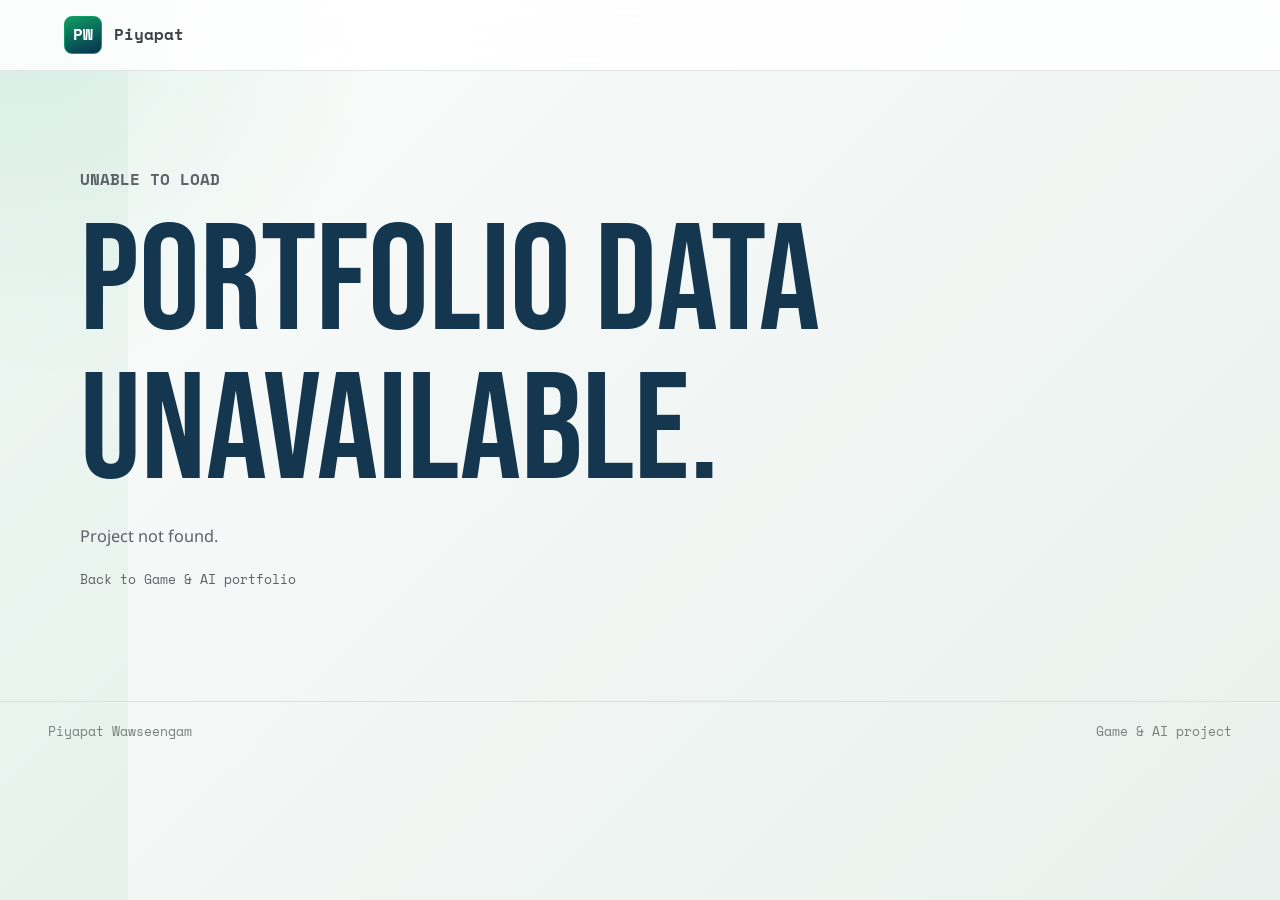
<file: game-ai/project.html>
<!doctype html>
<html lang="en">
  <head>
    <meta charset="utf-8">
    <meta name="viewport" content="width=device-width, initial-scale=1">
    <meta name="description" content="Game and AI project detail for Piyapat Wawseengam.">
    <title>Project Detail | Piyapat Wawseengam</title>
    <link rel="preconnect" href="https://fonts.googleapis.com">
    <link rel="preconnect" href="https://fonts.gstatic.com" crossorigin>
    <link href="https://fonts.googleapis.com/css2?family=Bebas+Neue&amp;family=Noto+Sans+Thai:wght@400;500;600;700&amp;family=Space+Mono:wght@400;700&amp;display=swap" rel="stylesheet">
    <link rel="stylesheet" href="../assets/style.css">
    <link rel="stylesheet" href="style.css">
    <script type="module" src="main.js"></script>
  </head>
  <body data-page="detail">
    <div class="cursor" aria-hidden="true"></div>
    <div class="site-noise" aria-hidden="true"></div>
    <header class="site-header">
      <a class="brand" href="./" aria-label="Back to Game and AI portfolio">
        <span class="brand-mark">PW</span><span>Piyapat</span>
      </a>
      <nav class="site-nav" aria-label="Project navigation" id="detail-nav"></nav>
    </header>

    <main id="project-detail">
      <section class="detail-hero section-shell reveal">
        <a class="back-link" href="./#portfolio">Back to Game &amp; AI portfolio</a>
        <div class="detail-hero-grid">
          <div>
            <p class="eyebrow" id="detail-category">Project</p>
            <h1 id="detail-title">Loading project...</h1>
            <p class="hero-tagline" id="detail-overview"></p>
            <div class="tag-list" id="detail-tags"></div>
          </div>
          <div id="detail-media"></div>
        </div>
      </section>

      <section class="content-band">
        <div class="section-shell detail-grid">
          <article class="detail-block reveal"><p class="eyebrow">Overview</p><p id="detail-overview-body"></p></article>
          <article class="detail-block reveal"><p class="eyebrow">My Role</p><p id="detail-role"></p></article>
          <article class="detail-block reveal"><p class="eyebrow">Tech Stack</p><div class="tag-list" id="detail-tech"></div></article>
        </div>
      </section>

      <section class="section-shell" id="detail-sections-wrap">
        <div class="section-heading reveal"><p class="eyebrow">Highlights</p><h2>Project breakdown.</h2></div>
        <div class="detail-sections reveal" id="detail-sections"></div>
      </section>

      <section class="content-band is-hidden" id="detail-architecture-wrap">
        <div class="section-shell">
          <div class="section-heading reveal"><p class="eyebrow">Architecture</p><h2>System flow.</h2></div>
          <div class="pipeline-flow reveal" id="detail-architecture" aria-label="Project architecture flow"></div>
        </div>
      </section>

      <section class="section-shell" id="detail-gallery-wrap">
        <div class="section-heading reveal"><p class="eyebrow">Gallery</p><h2>Project visuals.</h2></div>
        <div class="gallery-grid reveal" id="detail-gallery"></div>
      </section>

      <section class="content-band" id="detail-video-section">
        <div class="section-shell">
          <div class="section-heading reveal"><p class="eyebrow">Media</p><h2>Demo footage and files.</h2></div>
          <div class="media-stack reveal" id="detail-video"></div>
        </div>
      </section>

      <section class="section-shell" id="detail-links-wrap">
        <div class="section-heading reveal"><p class="eyebrow">Links</p><h2>External references.</h2></div>
        <div class="link-grid reveal" id="detail-links"></div>
      </section>
    </main>

    <footer class="site-footer"><span>Piyapat Wawseengam</span><span>Game &amp; AI project</span></footer>
  </body>
</html>
</file>
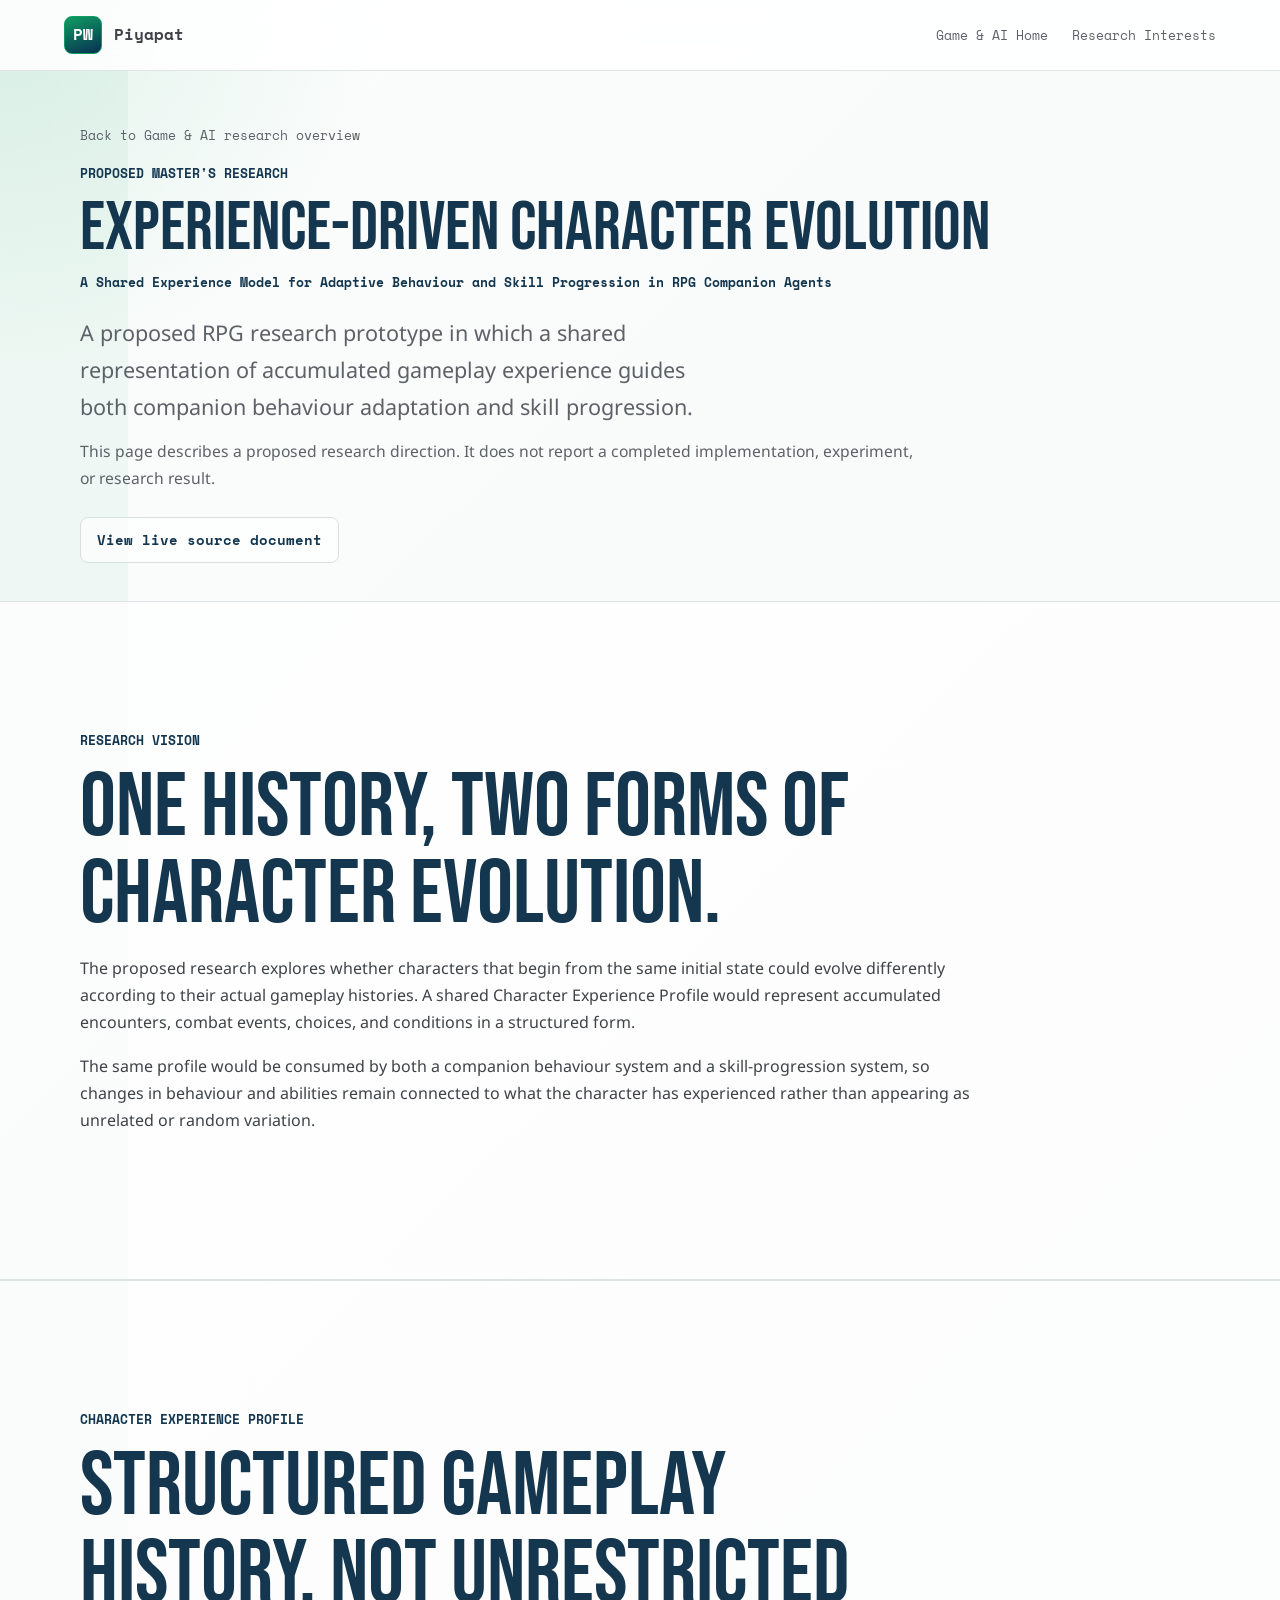
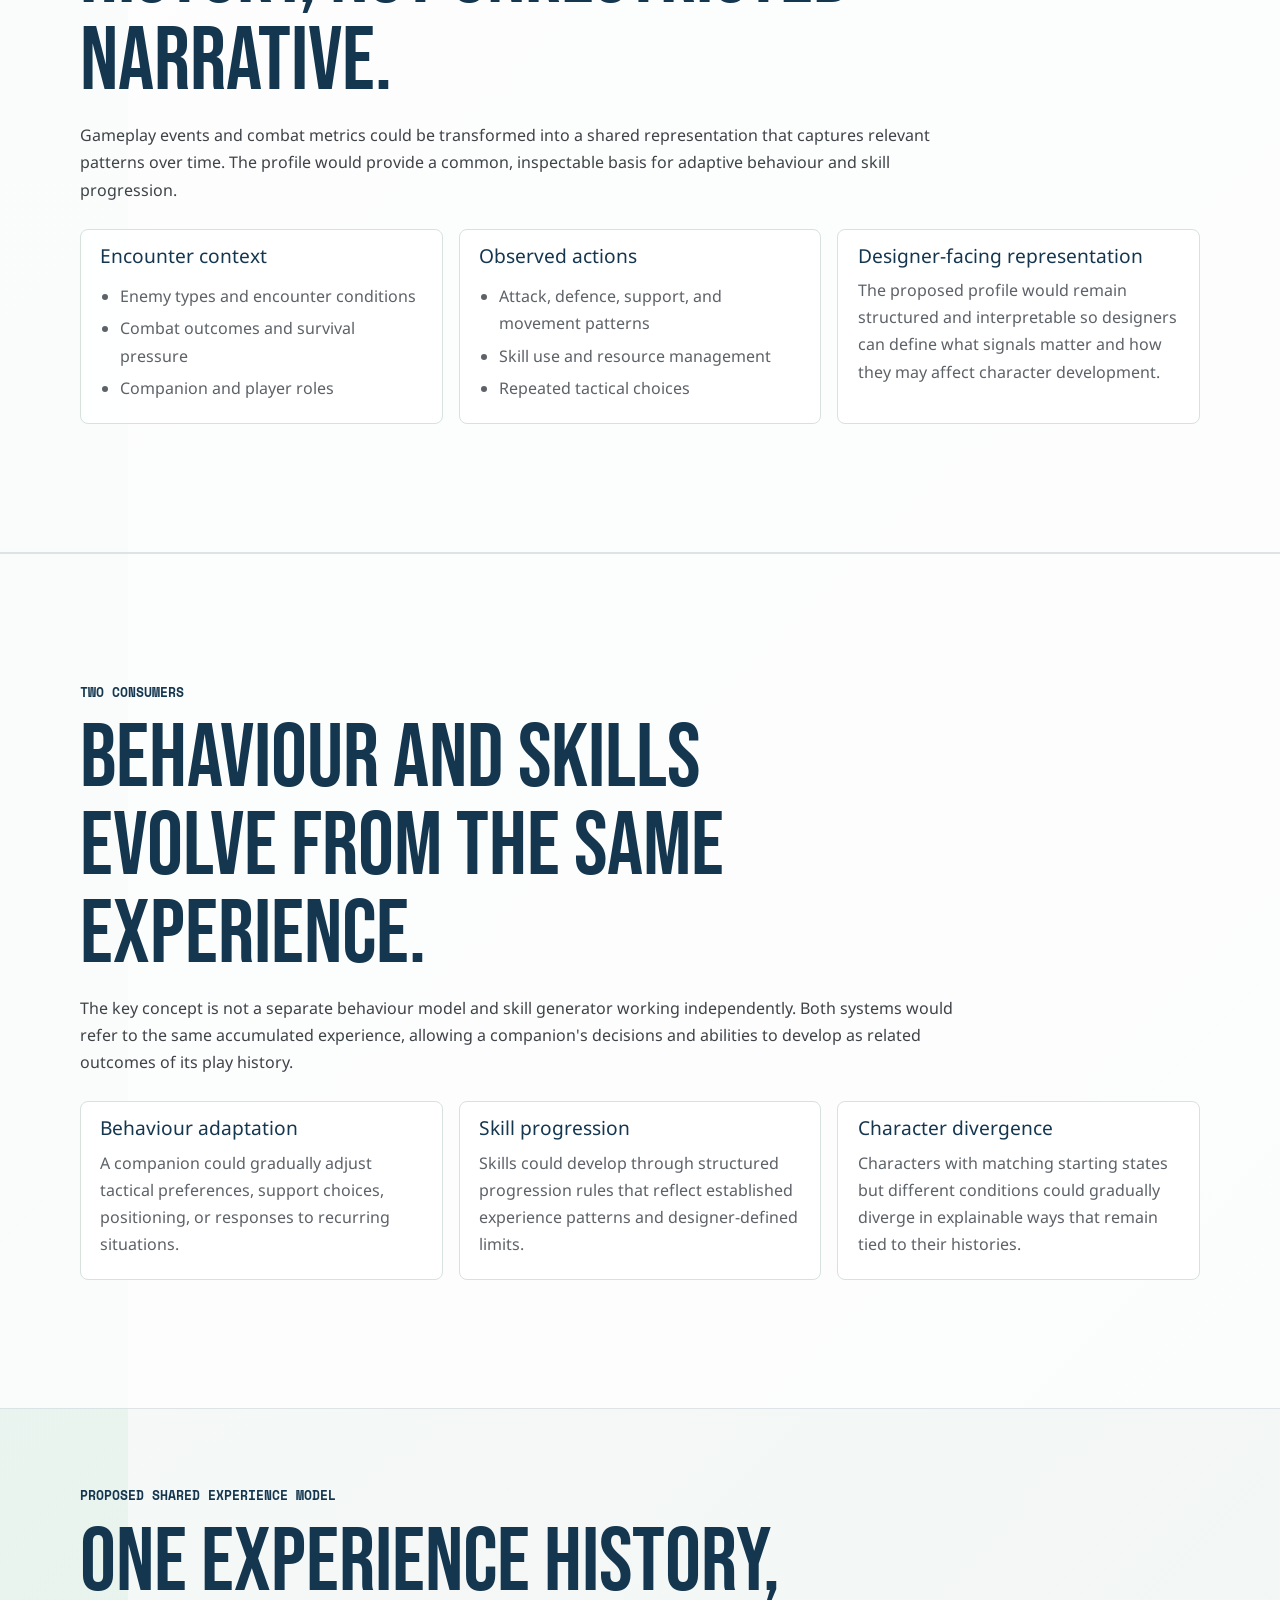
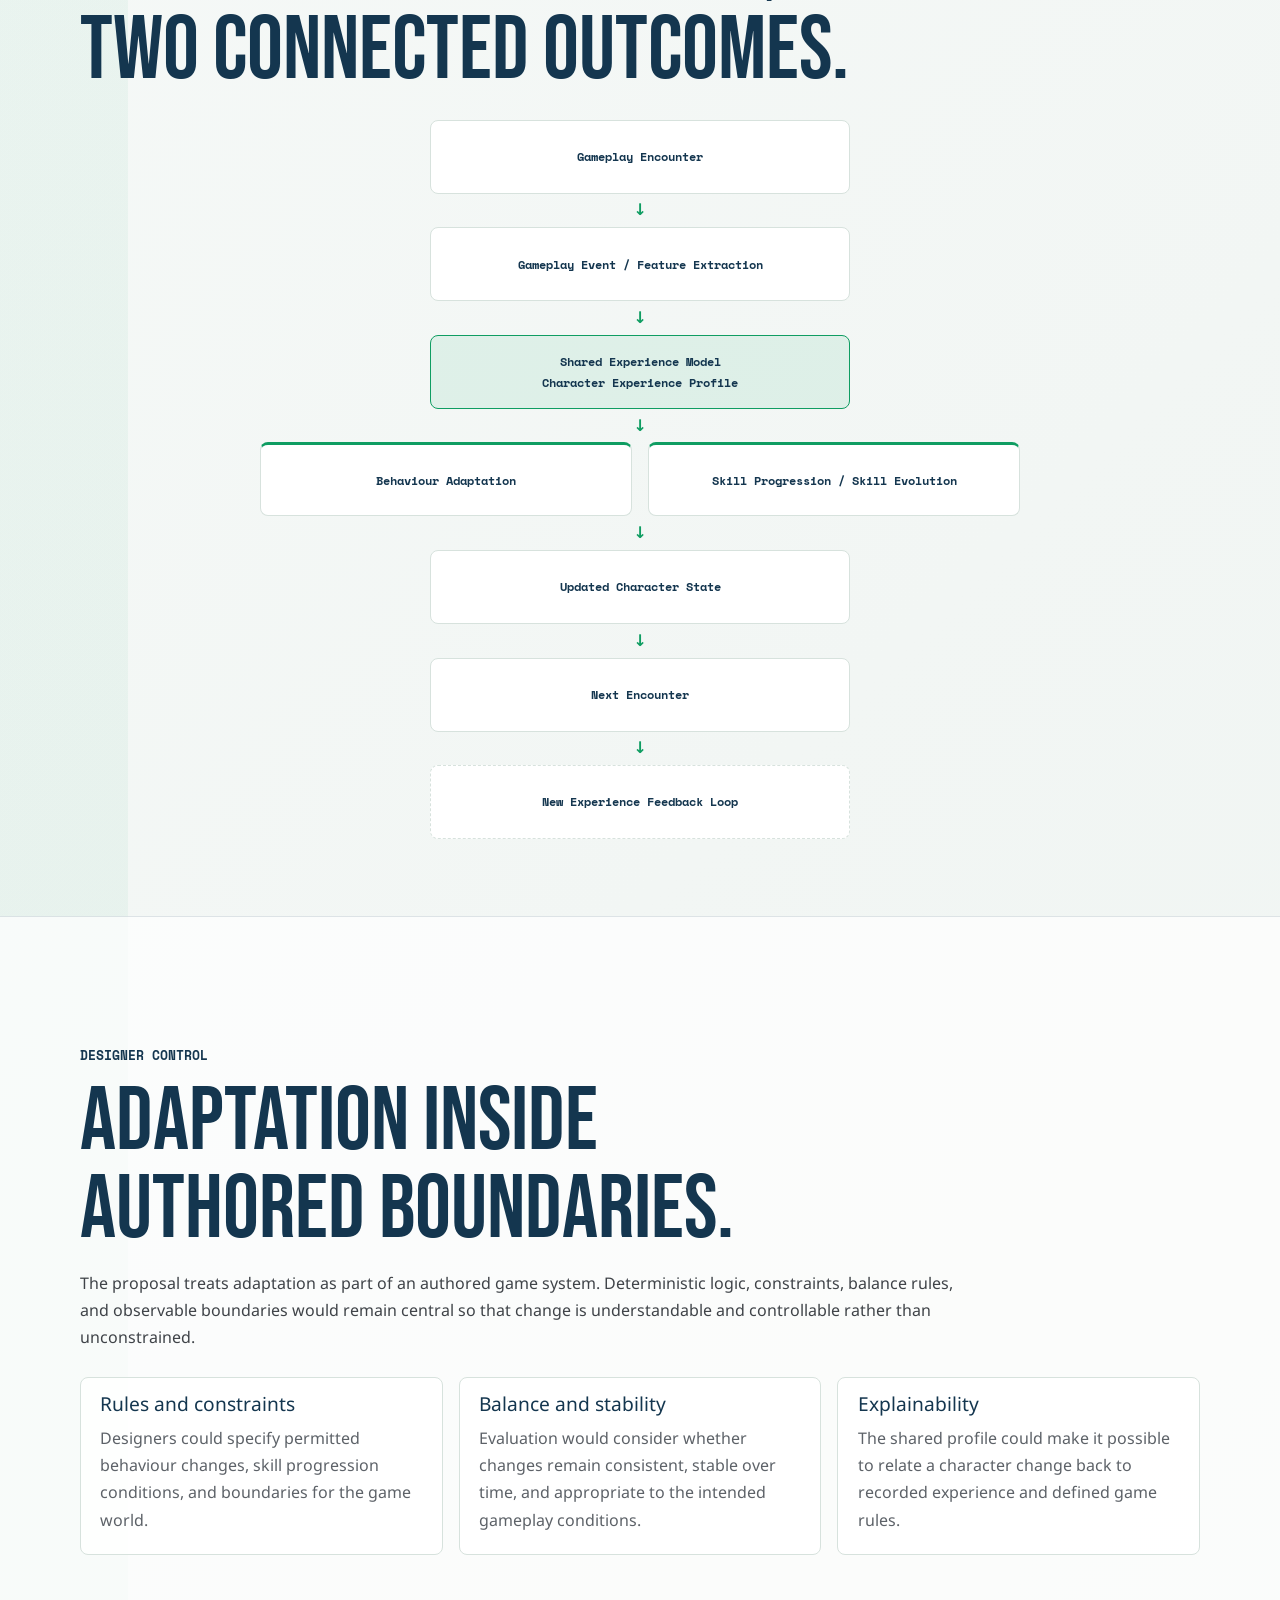
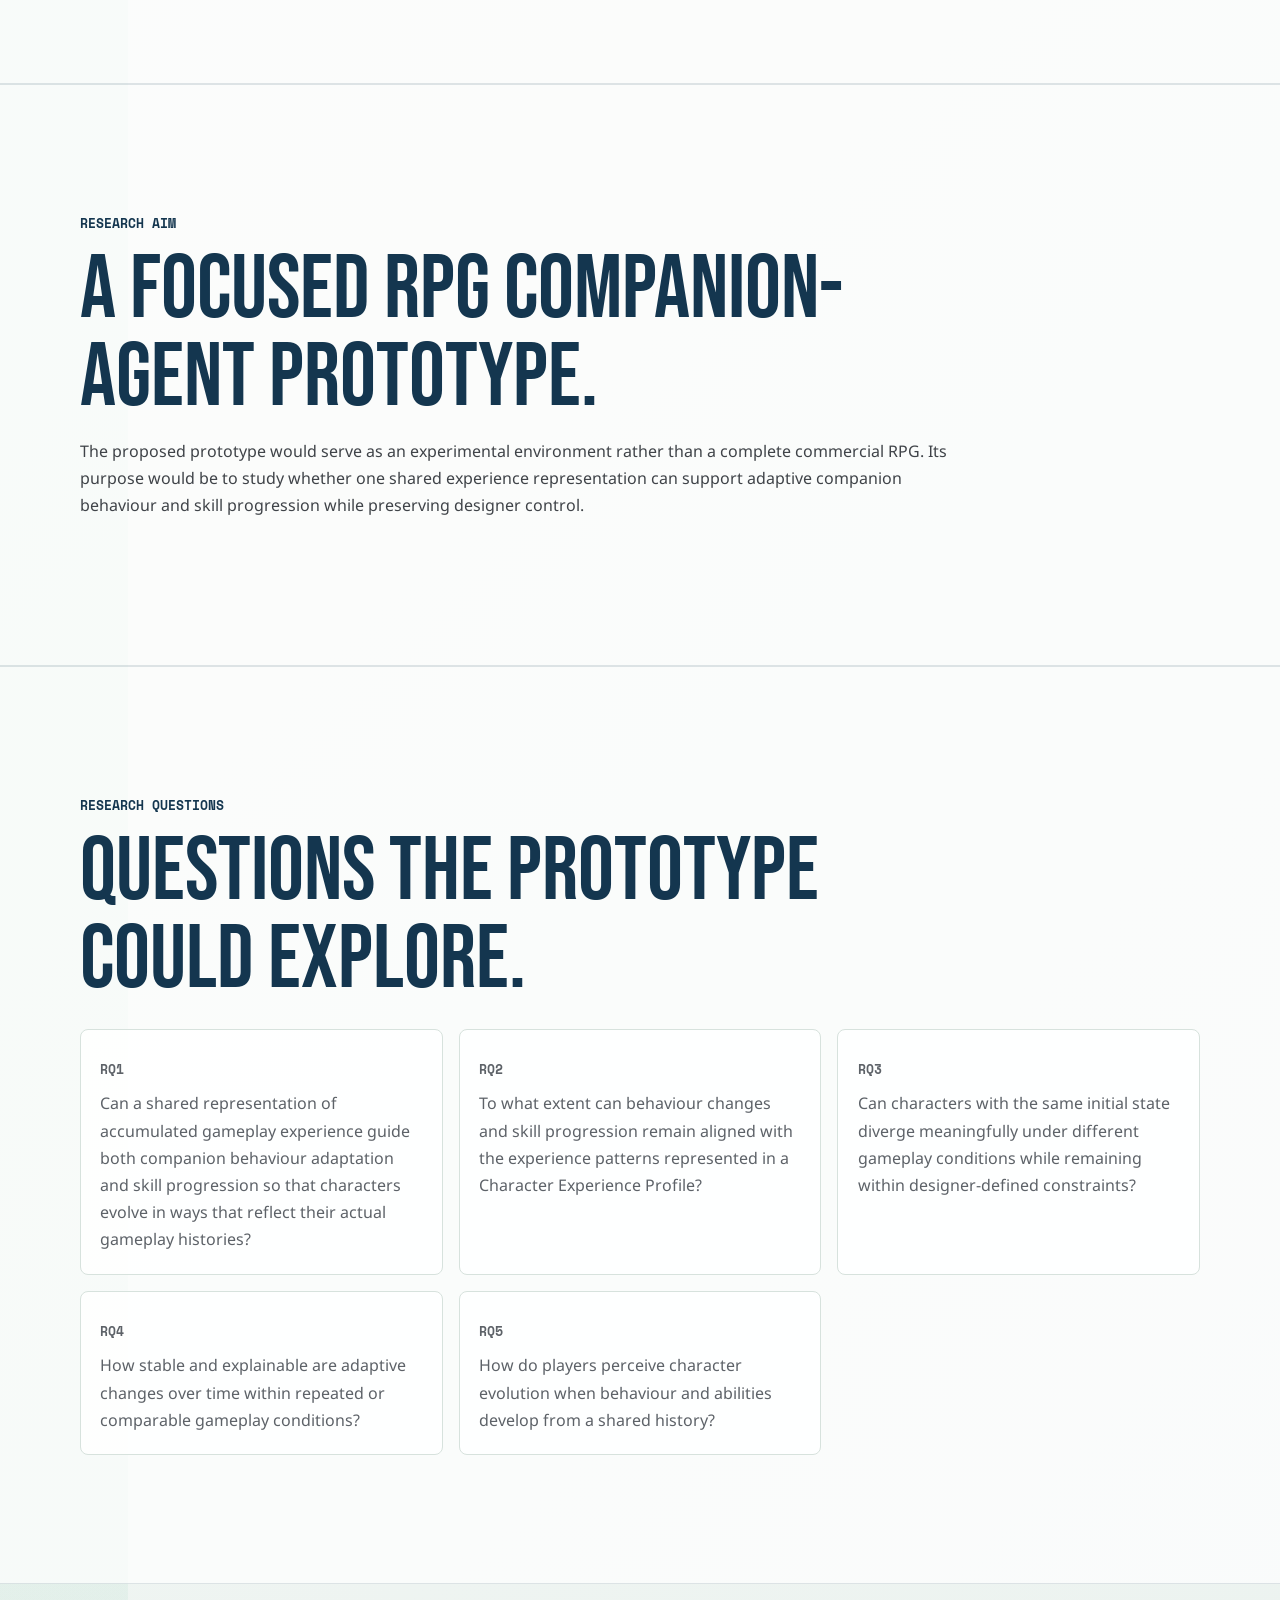
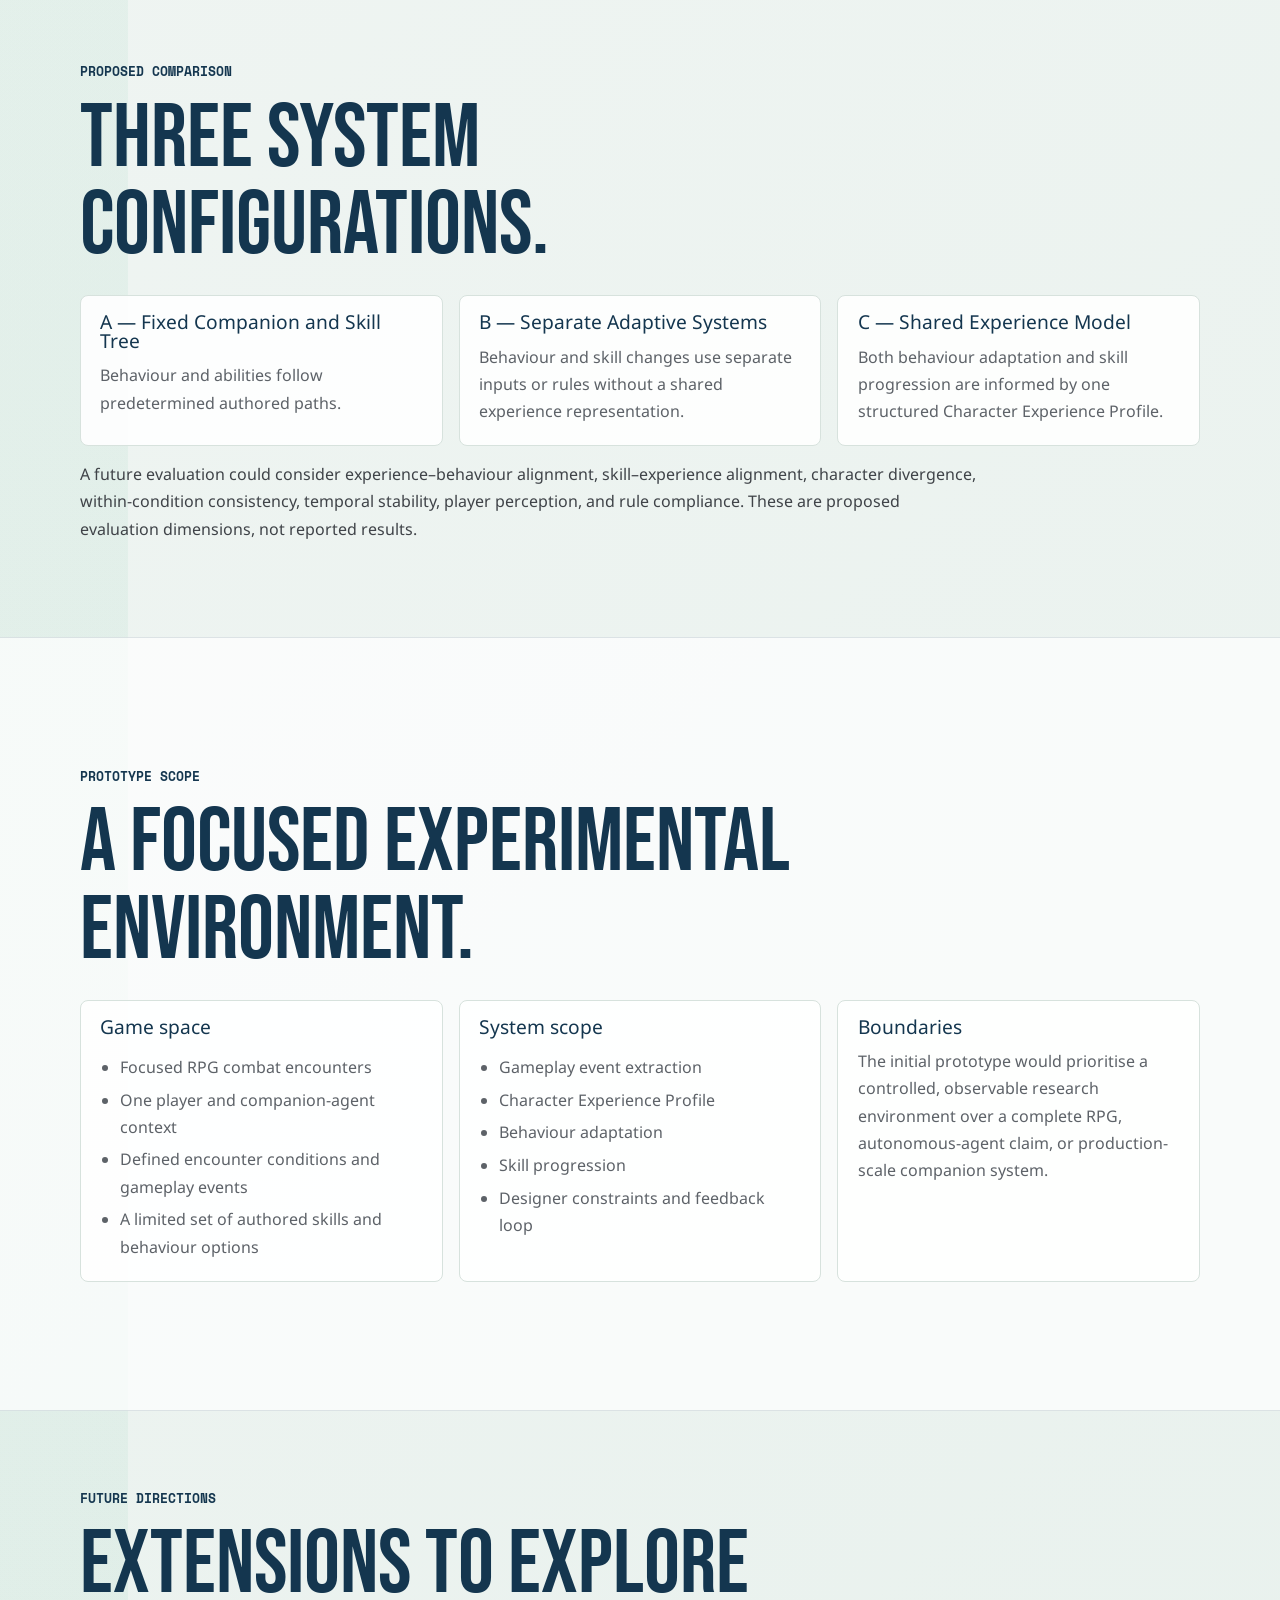
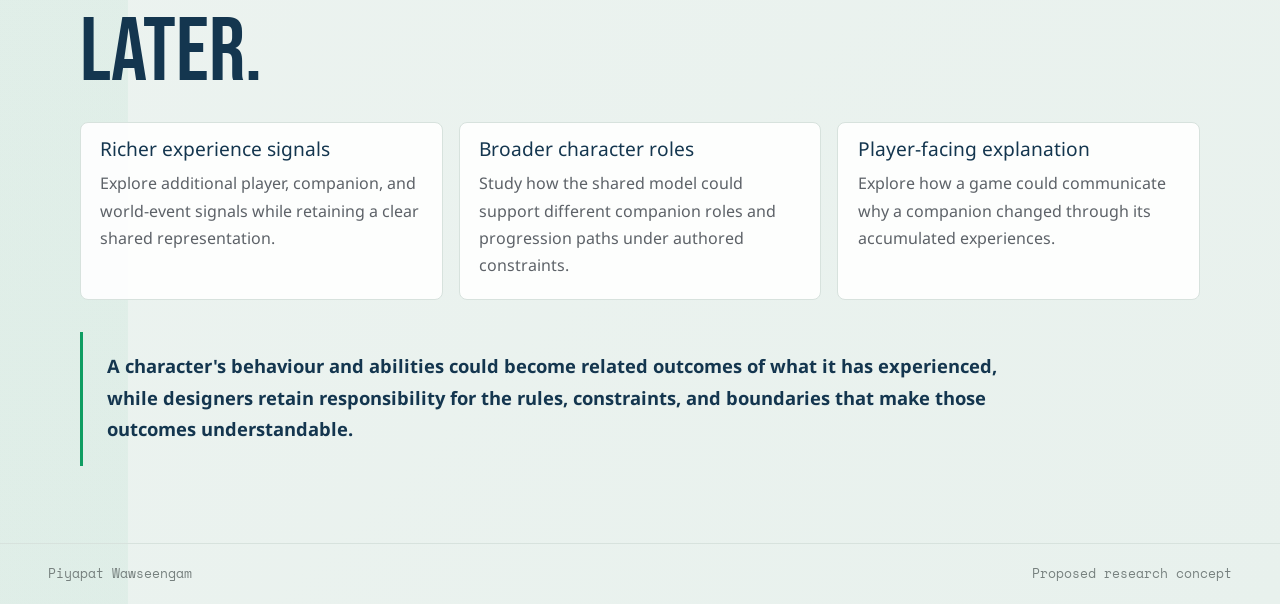
<file: game-ai/research.html>
<!doctype html>
<html lang="en">
  <head>
    <meta charset="utf-8">
    <meta name="viewport" content="width=device-width, initial-scale=1">
    <meta name="description" content="Proposed research concept: Experience-Driven Character Evolution in RPG companion agents.">
    <title>Research Prototype | Piyapat Wawseengam</title>
    <link rel="preconnect" href="https://fonts.googleapis.com">
    <link rel="preconnect" href="https://fonts.gstatic.com" crossorigin>
    <link href="https://fonts.googleapis.com/css2?family=Bebas+Neue&amp;family=Noto+Sans+Thai:wght@400;500;600;700&amp;family=Space+Mono:wght@400;700&amp;display=swap" rel="stylesheet">
    <link rel="stylesheet" href="../assets/style.css">
    <link rel="stylesheet" href="style.css">
    <script type="module" src="main.js"></script>
  </head>
  <body data-page="research-prototype">
    <div class="site-noise" aria-hidden="true"></div>
    <header class="site-header">
      <a class="brand" href="./" aria-label="Back to Game and AI portfolio"><span class="brand-mark">PW</span><span>Piyapat</span></a>
      <nav class="site-nav" aria-label="Research navigation" id="research-nav"></nav>
    </header>
    <main id="research-prototype"></main>
    <footer class="site-footer"><span>Piyapat Wawseengam</span><span>Proposed research concept</span></footer>
  </body>
</html>
</file>
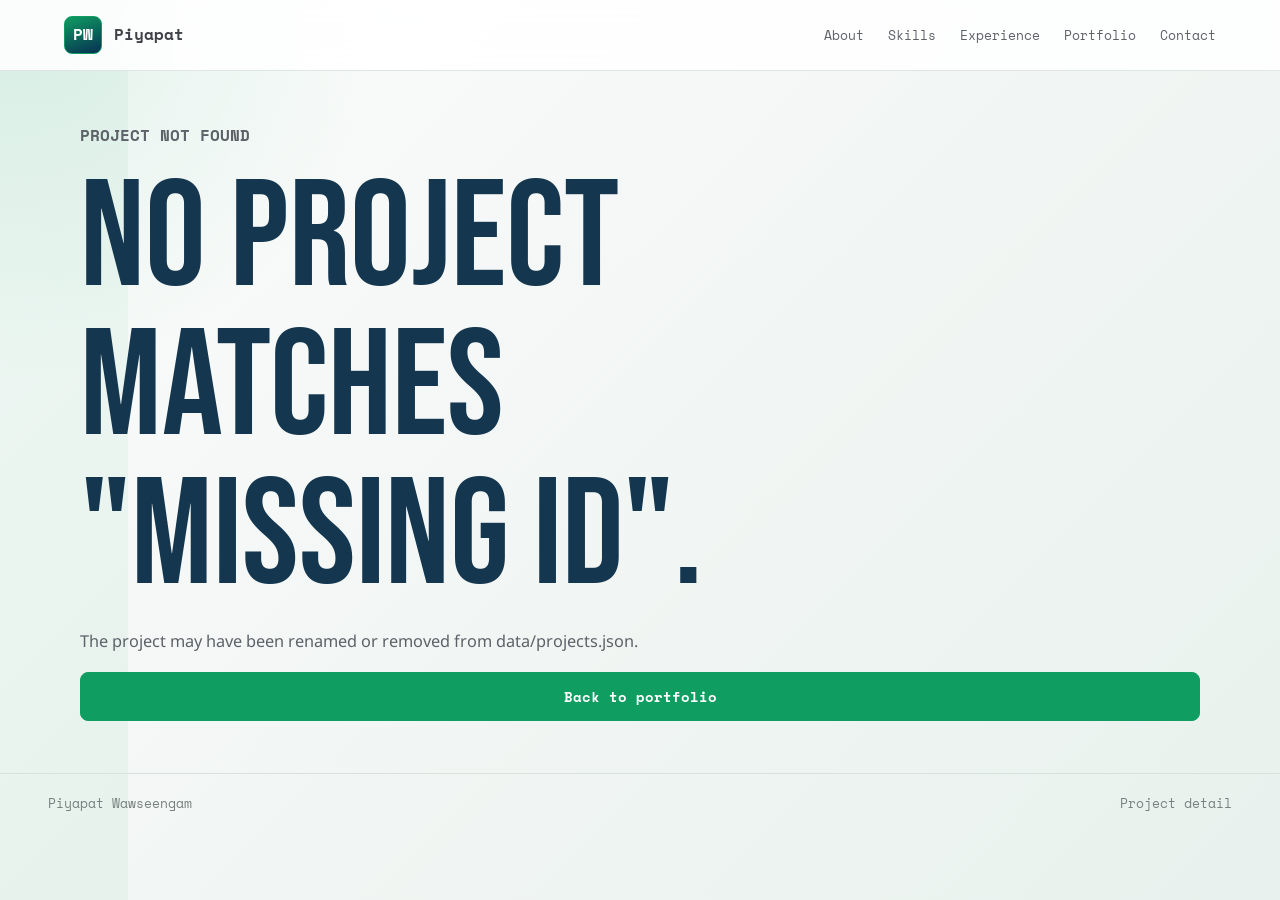
<file: projects/detail.html>
<!doctype html>
<html lang="en">
  <head>
    <meta charset="utf-8">
    <meta name="viewport" content="width=device-width, initial-scale=1">
    <meta name="description" content="Project detail page for Piyapat Wawseengam portfolio." id="meta-description">
    <title>Project Detail | Piyapat Wawseengam</title>
    <link rel="preconnect" href="https://fonts.googleapis.com">
    <link rel="preconnect" href="https://fonts.gstatic.com" crossorigin>
    <link href="https://fonts.googleapis.com/css2?family=Bebas+Neue&family=Noto+Sans+Thai:wght@400;500;600;700&family=Space+Mono:wght@400;700&display=swap" rel="stylesheet">
    <link rel="stylesheet" href="../assets/style.css">
    <script type="module" src="../assets/main.js"></script>
  </head>
  <body data-page="detail">
    <div class="cursor" aria-hidden="true"></div>
    <div class="site-noise" aria-hidden="true"></div>

    <header class="site-header">
      <a class="brand" href="../index.html" aria-label="Back to portfolio home">
        <span class="brand-mark">PW</span>
        <span id="brand-label">Piyapat</span>
      </a>
      <nav class="site-nav" aria-label="Project navigation" id="detail-nav"></nav>
    </header>

    <main id="project-detail">
      <section class="detail-hero section-shell reveal">
        <a class="back-link" href="../index.html#portfolio" id="detail-back-link">Back to portfolio</a>
        <div class="detail-hero-grid">
          <div>
            <p class="eyebrow" id="detail-category">Project</p>
            <h1 id="detail-title">Loading project...</h1>
            <p class="hero-tagline" id="detail-overview"></p>
            <div class="tag-list" id="detail-tags"></div>
          </div>
          <div id="detail-media"></div>
        </div>
      </section>

      <section class="content-band">
        <div class="section-shell detail-grid">
          <article class="detail-block reveal">
            <p class="eyebrow" id="detail-overview-label">Overview</p>
            <p id="detail-overview-body"></p>
          </article>
          <article class="detail-block reveal">
            <p class="eyebrow" id="detail-role-label">My Role</p>
            <p id="detail-role"></p>
          </article>
          <article class="detail-block reveal">
            <p class="eyebrow" id="detail-tech-label">Tech Stack</p>
            <div class="tag-list" id="detail-tech"></div>
          </article>
        </div>
      </section>

      <section class="section-shell" id="detail-sections-wrap">
        <div class="section-heading reveal">
          <p class="eyebrow" id="detail-highlights-label">Highlights</p>
          <h2 id="detail-highlights-title">Project breakdown.</h2>
        </div>
        <div class="detail-sections reveal" id="detail-sections"></div>
      </section>

      <section class="section-shell" id="detail-gallery-wrap">
        <div class="section-heading reveal">
          <p class="eyebrow" id="detail-gallery-label">Gallery</p>
          <h2 id="detail-gallery-title">Project visuals.</h2>
        </div>
        <div class="gallery-grid reveal" id="detail-gallery"></div>
      </section>

      <section class="content-band" id="detail-video-section">
        <div class="section-shell">
        <div class="section-heading reveal">
            <p class="eyebrow" id="detail-media-label">Media</p>
            <h2 id="detail-media-title">Demo footage and files.</h2>
          </div>
          <div class="media-stack reveal" id="detail-video"></div>
        </div>
      </section>

      <section class="section-shell" id="detail-links-wrap">
        <div class="section-heading reveal">
          <p class="eyebrow" id="detail-links-label">Links</p>
          <h2 id="detail-links-title">External references.</h2>
        </div>
        <div class="link-grid reveal" id="detail-links"></div>
      </section>

    </main>

    <footer class="site-footer">
      <span>Piyapat Wawseengam</span>
      <span>Project detail</span>
    </footer>
  </body>
</html>
</file>
<file: assets/style.css>
:root {
  --bg: #f6f9f7;
  --surface: #ffffff;
  --surface-strong: #edf5f1;
  --accent: #0f9d62;
  --accent-soft: #0a6f60;
  --navy: #14364f;
  --navy-deep: #073052;
  --text: #3f4348;
  --muted: #5d6268;
  --dim: #77817f;
  --border: #d7e2dd;
  --shadow: 0 24px 60px rgba(20, 54, 79, 0.14);
  --radius: 8px;
  --project-card-aspect-ratio: 16 / 10;
  --detail-hero-min-height: 360px;
  --gallery-aspect-ratio: 16 / 10;
  --profile-image-position: 38% 16%;
  color-scheme: light;
}

* {
  box-sizing: border-box;
}

html {
  scroll-behavior: smooth;
}

body {
  margin: 0;
  min-height: 100vh;
  background:
    linear-gradient(90deg, rgba(15, 157, 98, 0.05) 0 10%, transparent 10%),
    radial-gradient(circle at top left, rgba(15, 157, 98, 0.11), transparent 24rem),
    linear-gradient(135deg, #fbfdfc 0%, #f2f6f4 48%, #e8f1ed 100%);
  color: var(--text);
  cursor: auto;
  font-family: "Noto Sans Thai", system-ui, sans-serif;
  line-height: 1.7;
}

a,
button {
  color: inherit;
}

img {
  display: block;
  max-width: 100%;
}

.site-noise {
  position: fixed;
  inset: 0;
  z-index: 50;
  pointer-events: none;
  opacity: 0.08;
  background-image:
    linear-gradient(90deg, rgba(20, 54, 79, 0.05) 1px, transparent 1px),
    linear-gradient(rgba(15, 157, 98, 0.04) 1px, transparent 1px);
  background-size: 4px 4px;
  mix-blend-mode: overlay;
}

.cursor {
  display: none;
}

.site-header {
  position: sticky;
  top: 0;
  z-index: 20;
  display: flex;
  align-items: center;
  justify-content: space-between;
  gap: 1rem;
  padding: 1rem clamp(2rem, 5vw, 5.5rem);
  border-bottom: 1px solid rgba(20, 54, 79, 0.12);
  background: rgba(255, 255, 255, 0.86);
  backdrop-filter: blur(16px);
}

.brand,
.site-nav,
.hero-actions,
.portfolio-tabs {
  display: flex;
  align-items: center;
}

.brand {
  gap: 0.75rem;
  text-decoration: none;
  font-family: "Space Mono", monospace;
  font-weight: 700;
  letter-spacing: 0;
}

.brand-mark {
  display: grid;
  width: 38px;
  height: 38px;
  place-items: center;
  border: 1px solid var(--accent);
  border-radius: var(--radius);
  color: #ffffff;
  background: linear-gradient(160deg, var(--accent), var(--navy-deep));
}

.site-nav {
  gap: clamp(0.75rem, 2vw, 1.5rem);
  flex-wrap: wrap;
  justify-content: flex-end;
}

.site-nav a,
.text-link,
.back-link {
  color: var(--muted);
  font-family: "Space Mono", monospace;
  font-size: 0.82rem;
  text-decoration: none;
  transition: color 160ms ease;
}

.site-nav a:hover,
.text-link:hover,
.back-link:hover {
  color: var(--accent);
}

.section-shell {
  width: min(1200px, calc(100% - 10rem));
  margin: 0 auto;
  padding: clamp(2rem, 4vw, 3.5rem) 0;
}

.content-band {
  border-block: 1px solid rgba(20, 54, 79, 0.13);
  background: rgba(255, 255, 255, 0.72);
}

.hero {
  position: relative;
  display: grid;
  grid-template-columns: minmax(0, 1.15fr) minmax(280px, 0.85fr);
  align-items: center;
  gap: clamp(1rem, 3.5vw, 2.5rem);
  min-height: calc(100vh - 72px);
  padding-top: clamp(1.5rem, 3vw, 2.5rem);
}

.eyebrow {
  margin: 0 0 0.8rem;
  color: var(--navy);
  font-family: "Space Mono", monospace;
  font-size: 0.8rem;
  font-weight: 700;
  text-transform: uppercase;
}

h1,
h2,
h3 {
  margin: 0;
  font-weight: 400;
  line-height: 0.98;
  letter-spacing: 0;
  color: var(--navy);
}

h1,
h2 {
  font-family: "Bebas Neue", Impact, sans-serif;
}

h1 {
  max-width: 760px;
  font-size: clamp(4.4rem, 12vw, 9.5rem);
}

h2 {
  max-width: 780px;
  font-size: clamp(3rem, 7vw, 5.6rem);
}

h3 {
  font-size: 1.2rem;
}

.hero-tagline {
  max-width: 620px;
  margin: 1.5rem 0 0;
  color: var(--muted);
  font-size: clamp(1.05rem, 2vw, 1.35rem);
}

.hero-actions {
  gap: 0.8rem;
  flex-wrap: wrap;
  margin-top: 2rem;
}

.button {
  display: inline-flex;
  align-items: center;
  justify-content: center;
  min-height: 46px;
  padding: 0.72rem 1rem;
  border: 1px solid var(--border);
  border-radius: var(--radius);
  font-family: "Space Mono", monospace;
  font-size: 0.88rem;
  font-weight: 700;
  text-decoration: none;
  transition: transform 160ms ease, border-color 160ms ease, background 160ms ease;
}

.button:hover {
  transform: translateY(-2px);
}

.button.primary {
  border-color: var(--accent);
  background: var(--accent);
  color: #ffffff;
}

.button.ghost {
  color: var(--navy);
  background: rgba(255, 255, 255, 0.7);
}

.hero-panel {
  max-width: 440px;
  justify-self: end;
  padding: clamp(1rem, 2vw, 1.4rem);
  border: 1px solid rgba(255, 255, 255, 0.44);
  border-radius: var(--radius);
  background: linear-gradient(180deg, #0f9d62 0%, #0b765e 46%, #073052 100%);
  box-shadow: var(--shadow);
}

.profile-frame {
  position: relative;
  overflow: hidden;
  width: min(100%, 300px);
  aspect-ratio: 1;
  margin: 0 auto;
  border-radius: 50%;
  border: 8px solid rgba(255, 255, 255, 0.92);
  background:
    linear-gradient(135deg, rgba(255, 255, 255, 0.34), rgba(20, 54, 79, 0.12)),
    var(--surface-strong);
}

.profile-frame img,
.project-media img,
.gallery-item img {
  position: absolute;
  inset: 0;
  width: 100%;
  height: 100%;
  object-fit: cover;
  z-index: 2;
}

.project-media img,
.gallery-item img {
  opacity: 0;
  transition: opacity 220ms ease;
}

.project-media.media-loaded img,
.gallery-item.media-loaded img {
  opacity: 1;
}

.profile-frame img {
  object-position: var(--profile-image-position);
}

.profile-fallback {
  position: absolute;
  inset: 0;
  display: grid;
  place-items: center;
  color: rgba(255, 255, 255, 0.42);
  font-family: "Bebas Neue", Impact, sans-serif;
  font-size: clamp(5rem, 16vw, 10rem);
}

.is-hidden {
  display: none !important;
}

.hero-stats {
  display: grid;
  gap: 0.75rem;
  margin-top: 1rem;
}

.hero-stats div,
.info-item,
.skill-card,
.timeline-item,
.detail-block,
.contact-item {
  border: 1px solid var(--border);
  border-radius: var(--radius);
  background: rgba(255, 255, 255, 0.86);
}

.hero-stats div {
  border-color: rgba(255, 255, 255, 0.32);
  background: rgba(255, 255, 255, 0.12);
}

.hero-stats div,
.info-item {
  padding: 0.9rem;
}

.hero-stats span,
.info-item span,
.contact-item span,
.project-meta,
.timeline-period,
.next-project span {
  display: block;
  color: var(--dim);
  font-family: "Space Mono", monospace;
  font-size: 0.76rem;
  text-transform: uppercase;
}

.hero-stats span,
.hero-stats strong {
  color: #ffffff;
}

.hero-stats strong,
.info-item strong,
.contact-item strong {
  display: block;
  margin-top: 0.2rem;
  color: var(--text);
}

.hero-stats strong {
  color: #ffffff;
}

.two-column,
.detail-grid {
  display: grid;
  grid-template-columns: 0.85fr 1.15fr;
  gap: clamp(1rem, 3vw, 2rem);
}

.section-heading {
  margin-bottom: 1rem;
}

.section-body p,
.detail-block p,
.not-found p {
  margin: 0;
  color: var(--muted);
  font-size: 1.02rem;
}

.info-grid,
.skill-grid,
.project-grid,
.gallery-grid {
  display: grid;
  gap: 1rem;
}

.detail-sections,
.link-grid,
.media-stack {
  display: grid;
  gap: 1rem;
}

.info-grid {
  grid-template-columns: repeat(2, minmax(0, 1fr));
  margin-top: 1.5rem;
}

.skill-grid {
  grid-template-columns: repeat(3, minmax(0, 1fr));
}

.skill-card,
.detail-block,
.detail-section-card,
.resource-link,
.media-card {
  padding: 1.2rem;
}

.tag-list {
  display: flex;
  gap: 0.5rem;
  flex-wrap: wrap;
  margin-top: 1rem;
}

.tag-list span {
  display: inline-flex;
  min-height: 30px;
  align-items: center;
  border: 1px solid rgba(15, 157, 98, 0.24);
  border-radius: 999px;
  padding: 0.25rem 0.7rem;
  color: var(--accent-soft);
  background: rgba(15, 157, 98, 0.08);
  font-family: "Space Mono", monospace;
  font-size: 0.76rem;
}

.timeline {
  position: relative;
  display: grid;
  gap: 1rem;
}

.timeline::before {
  position: absolute;
  left: 18px;
  top: 0;
  bottom: 0;
  width: 1px;
  background: var(--navy);
  content: "";
}

.timeline-item {
  position: relative;
  display: grid;
  grid-template-columns: 38px 1fr;
  gap: 1.2rem;
  padding: 1.2rem;
}

.timeline-marker {
  width: 13px;
  height: 13px;
  margin: 0.45rem auto 0;
  border: 2px solid var(--accent);
  border-radius: 50%;
  background: #ffffff;
}

.company {
  margin: 0.4rem 0 0;
  color: var(--navy);
}

.timeline ul {
  margin: 0.9rem 0 0;
  padding-left: 1.1rem;
  color: var(--muted);
}

.portfolio-tabs {
  gap: 0.5rem;
  flex-wrap: wrap;
  margin-bottom: 1rem;
}

.tab-button {
  min-height: 38px;
  border: 1px solid var(--border);
  border-radius: var(--radius);
  padding: 0.45rem 0.8rem;
  color: var(--muted);
  background: rgba(255, 255, 255, 0.85);
  cursor: pointer;
  font-family: "Space Mono", monospace;
}

.tab-button.active {
  border-color: var(--navy);
  color: #ffffff;
  background: var(--navy);
}

.project-grid {
  grid-template-columns: repeat(3, minmax(0, 1fr));
}

.project-card {
  overflow: hidden;
  border: 1px solid var(--border);
  border-radius: var(--radius);
  background: var(--surface);
  transition: transform 180ms ease, border-color 180ms ease;
}

.project-card:hover {
  transform: translateY(-4px);
  border-color: rgba(15, 157, 98, 0.52);
}

.project-media-link {
  display: block;
  text-decoration: none;
}

.project-media-link:focus-visible {
  outline: 2px solid var(--navy);
  outline-offset: -2px;
}

.project-media,
.gallery-item {
  position: relative;
  overflow: hidden;
  aspect-ratio: var(--media-aspect-ratio, var(--project-card-aspect-ratio));
  background:
    linear-gradient(135deg, rgba(15, 157, 98, 0.85), rgba(7, 48, 82, 0.92)),
    var(--surface-strong);
}

.project-media.media-contain {
  display: grid;
  place-items: center;
  width: min(100%, var(--media-contain-width, clamp(320px, 34vw, 520px)));
  max-width: 100%;
  aspect-ratio: var(--media-source-aspect-ratio, 1 / 1);
  justify-self: center;
  margin-inline: auto;
  min-height: 0;
  padding: 0;
  background: transparent;
}

.project-media.media-contain.media-portrait {
  --media-contain-width: clamp(300px, 26vw, 390px);
}

.project-media.media-contain.media-square {
  --media-contain-width: clamp(320px, 32vw, 500px);
}

.project-media.media-contain.media-landscape {
  --media-contain-width: clamp(420px, 44vw, 720px);
}

.project-media.large.media-contain {
  min-height: 0;
  border-color: transparent;
  box-shadow: none;
}

.project-media.media-loading::before,
.gallery-item.media-loading::before {
  content: "";
  position: absolute;
  inset: 0;
  z-index: 1;
  background:
    linear-gradient(90deg, transparent, rgba(255, 255, 255, 0.2), transparent),
    linear-gradient(135deg, rgba(15, 157, 98, 0.72), rgba(7, 48, 82, 0.86));
  background-size: 220% 100%, 100% 100%;
  animation: skeleton-sweep 1.25s ease-in-out infinite;
}

.project-media.media-contain.media-loading::before {
  border-radius: var(--radius);
}

.project-media.media-loaded::before,
.gallery-item.media-loaded::before,
.project-media.media-error::before,
.gallery-item.media-error::before {
  display: none;
}

.project-media.large {
  min-height: var(--media-min-height, var(--detail-hero-min-height));
  border: 1px solid var(--border);
  border-radius: var(--radius);
}

.project-media.media-contain img {
  position: relative;
  inset: auto;
  width: 100%;
  height: 100%;
  max-width: 100%;
  object-fit: contain;
}

.project-media.project-media-contain {
  background:
    radial-gradient(circle at 50% 38%, rgba(255, 255, 255, 0.88), rgba(232, 248, 241, 0.7) 38%, rgba(15, 157, 98, 0.16) 72%),
    linear-gradient(135deg, rgba(15, 157, 98, 0.18), rgba(7, 48, 82, 0.2)),
    var(--surface);
}

.project-media.project-media-contain img {
  inset: var(--media-image-padding, 0.6rem);
  width: calc(100% - (var(--media-image-padding, 0.6rem) * 2));
  height: calc(100% - (var(--media-image-padding, 0.6rem) * 2));
  object-fit: contain;
}

.project-media img {
  object-position: var(--media-object-position, center center);
}

.media-placeholder {
  position: absolute;
  inset: 0;
  display: grid;
  place-items: center;
  padding: 1rem;
  text-align: center;
  z-index: 0;
}

.media-placeholder span {
  color: rgba(255, 255, 255, 0.82);
  font-family: "Bebas Neue", Impact, sans-serif;
  font-size: clamp(2.2rem, 5vw, 4rem);
  line-height: 0.95;
}

.media-loading .media-placeholder span {
  opacity: 0;
}

.media-loaded .media-placeholder {
  display: none;
}

@keyframes skeleton-sweep {
  0% {
    background-position: 180% 0, 0 0;
  }

  100% {
    background-position: -180% 0, 0 0;
  }
}

.project-card-body {
  padding: 1rem;
}

.project-meta {
  display: flex;
  justify-content: space-between;
  gap: 0.8rem;
  margin-bottom: 0.8rem;
}

.project-card p {
  color: var(--muted);
}

.detail-section-card,
.resource-link,
.media-card {
  border: 1px solid var(--border);
  border-radius: var(--radius);
  background: rgba(255, 255, 255, 0.9);
}

.detail-section-card p,
.media-card p {
  margin: 0.6rem 0 0;
  color: var(--muted);
}

.hero-media-card {
  padding: 1rem;
}

.resource-link {
  display: block;
  text-decoration: none;
  transition: border-color 160ms ease, transform 160ms ease;
}

.resource-link:hover {
  border-color: var(--accent);
  transform: translateY(-2px);
}

.resource-link strong {
  display: block;
  margin-top: 0.3rem;
  color: var(--navy);
  word-break: break-word;
}

.text-link {
  display: inline-flex;
  margin-top: 1rem;
}

.contact-band {
  margin-bottom: 0;
}

.contact-list {
  display: grid;
  gap: 0.8rem;
}

.contact-item {
  display: block;
  padding: 1rem;
  text-decoration: none;
  transition: border-color 160ms ease, transform 160ms ease;
}

.contact-item:hover {
  border-color: var(--accent);
  transform: translateY(-2px);
}

.site-footer {
  display: flex;
  justify-content: space-between;
  gap: 1rem;
  padding: 1.2rem clamp(1rem, 4vw, 3rem);
  color: var(--dim);
  border-top: 1px solid var(--border);
  font-family: "Space Mono", monospace;
  font-size: 0.8rem;
}

.detail-hero {
  padding-bottom: clamp(1.5rem, 3vw, 2.5rem);
}

.back-link {
  display: inline-flex;
  margin-bottom: 1rem;
}

.detail-hero-grid {
  display: grid;
  grid-template-columns: minmax(0, 1fr) minmax(300px, 0.85fr);
  align-items: center;
  gap: clamp(1rem, 3vw, 2rem);
}

.detail-grid {
  grid-template-columns: repeat(3, minmax(0, 1fr));
}

.gallery-grid {
  grid-template-columns: repeat(2, minmax(0, 1fr));
}

.gallery-item {
  aspect-ratio: var(--gallery-aspect-ratio);
  border: 1px solid var(--border);
  border-radius: var(--radius);
}

.video-frame {
  overflow: hidden;
  aspect-ratio: 16 / 9;
  border: 1px solid var(--border);
  border-radius: var(--radius);
  background: var(--surface);
}

.video-frame iframe {
  width: 100%;
  height: 100%;
  border: 0;
}

.video-frame video {
  width: 100%;
  height: 100%;
  background: #000;
}

.hero-video-frame {
  min-height: var(--detail-hero-min-height);
}

.media-card-title {
  color: var(--navy);
  font-family: "Space Mono", monospace;
  font-size: 0.85rem;
  text-transform: uppercase;
}

.next-project-wrap {
  padding-top: 2rem;
}

.next-project {
  display: block;
  padding: 1.2rem;
  border: 1px solid var(--border);
  border-radius: var(--radius);
  background: rgba(255, 255, 255, 0.9);
  text-decoration: none;
}

.next-project strong {
  display: block;
  margin-top: 0.35rem;
  color: var(--navy);
  font-size: 1.35rem;
}

.not-found {
  min-height: 70vh;
  display: grid;
  align-content: center;
  gap: 1rem;
}

.reveal,
.project-card,
.timeline-item,
.skill-card,
.gallery-item {
  opacity: 0;
  transform: translateY(18px);
  transition: opacity 520ms ease, transform 520ms ease;
}

.reveal.is-visible,
.project-card.is-visible,
.timeline-item.is-visible,
.skill-card.is-visible,
.gallery-item.is-visible {
  opacity: 1;
  transform: translateY(0);
}

@media (max-width: 900px) {
  .site-header {
    align-items: flex-start;
    flex-direction: column;
  }

  .site-nav {
    justify-content: flex-start;
  }

  .hero,
  .two-column,
  .detail-hero-grid,
  .detail-grid {
    grid-template-columns: 1fr;
  }

  .hero {
    min-height: auto;
  }

  .hero-panel {
    justify-self: stretch;
    max-width: none;
  }

  .skill-grid,
  .project-grid {
    grid-template-columns: repeat(2, minmax(0, 1fr));
  }
}

@media (prefers-reduced-motion: reduce) {
  .project-media.media-loading::before,
  .gallery-item.media-loading::before {
    animation: none;
  }
}

@media (max-width: 640px) {
  .section-shell {
    width: min(100% - 2rem, 1200px);
  }

  .site-nav a {
    font-size: 0.76rem;
  }

  h1 {
    font-size: clamp(3.8rem, 20vw, 5.4rem);
  }

  h2 {
    font-size: clamp(2.7rem, 15vw, 4rem);
  }

  .info-grid,
  .skill-grid,
  .project-grid,
  .gallery-grid {
    grid-template-columns: 1fr;
  }

  .project-media.large {
    min-height: 240px;
  }

  .site-footer {
    flex-direction: column;
  }
}
</file>
<file: game-ai/style.css>
#hero-name {
  max-width: none;
  font-size: clamp(3.8rem, 6vw, 6rem);
  line-height: 0.94;
}

.research-interests-line {
  max-width: 760px;
  margin: 1rem 0 0;
  color: var(--accent-soft);
  font-family: "Space Mono", monospace;
  font-size: 0.82rem;
  font-weight: 700;
  line-height: 1.8;
}

.research-grid {
  display: grid;
  grid-template-columns: repeat(3, minmax(0, 1fr));
  gap: 1rem;
}

.research-group-label {
  margin: 0 0 0.75rem;
  color: var(--dim);
  font-family: "Space Mono", monospace;
  font-size: 0.76rem;
  font-weight: 700;
  letter-spacing: 0.08em;
  text-transform: uppercase;
}

.research-card--primary {
  position: relative;
  padding: 1.35rem;
  border-color: color-mix(in srgb, var(--accent) 48%, var(--border));
}

.research-card--primary::before {
  position: absolute;
  top: 0;
  right: 1.2rem;
  left: 1.2rem;
  height: 3px;
  border-radius: 0 0 3px 3px;
  background: var(--accent);
  content: "";
}

.research-card--primary h3 {
  font-size: 1.35rem;
}

.research-card--secondary {
  padding: 1.05rem;
  border-color: color-mix(in srgb, var(--border) 82%, transparent);
  background: rgba(255, 255, 255, 0.75);
}

.research-card--secondary h3 {
  font-size: 1.1rem;
}

.research-transition {
  max-width: 780px;
  margin: 1.35rem 0 2rem;
  color: var(--muted);
  font-size: 0.98rem;
}

.research-card,
.direction-panel,
.education-card {
  padding: 1.2rem;
  border: 1px solid var(--border);
  border-radius: var(--radius);
  background: rgba(255, 255, 255, 0.9);
}

.research-card p,
.research-statement,
.research-question,
.education-card p {
  color: var(--muted);
}

.research-card p,
.education-card p {
  margin: 0.55rem 0 0;
}

.research-statement {
  max-width: 900px;
  margin: 1.5rem 0 0;
  font-size: 1.08rem;
}

.research-question {
  max-width: 850px;
  margin: 0.7rem 0 0;
}

.research-working-title {
  max-width: 850px;
  margin: 0.55rem 0 0;
  color: var(--navy);
  font-family: "Space Mono", monospace;
  font-size: 0.82rem;
  font-weight: 700;
}

.research-supporting-statement {
  max-width: 850px;
  margin: 0.75rem 0 0;
  color: var(--muted);
  font-size: 0.98rem;
}

.research-detail-link {
  margin-top: 1.5rem;
}

.source-document {
  margin-top: 1.5rem;
}

.source-document-panel {
  margin-top: 1rem;
}

.source-document-frame {
  display: block;
  width: 100%;
  min-height: 720px;
  border: 1px solid var(--border);
  border-radius: var(--radius);
  background: var(--surface);
}

.source-document-panel p {
  margin: 0.75rem 0 0;
}

.research-prototype-hero {
  max-width: 1200px;
}

.research-prototype-hero h1 {
  max-width: 1200px;
  font-size: clamp(3.5rem, 5.4vw, 5.5rem);
  line-height: 0.94;
}

.research-prototype-section {
  padding-top: clamp(2.5rem, 6vw, 5rem);
  padding-bottom: clamp(2.5rem, 6vw, 5rem);
}

.research-prototype-copy {
  max-width: 900px;
}

.research-prototype-copy p + p {
  margin-top: 1rem;
}

.research-prototype-copy ul,
.research-prototype-card ul {
  margin: 1rem 0 0;
  padding-left: 1.25rem;
  color: var(--muted);
}

.research-prototype-copy li + li,
.research-prototype-card li + li {
  margin-top: 0.35rem;
}

.research-prototype-grid {
  display: grid;
  grid-template-columns: repeat(3, minmax(0, 1fr));
  gap: 1rem;
  margin-top: 1.5rem;
}

.research-prototype-card {
  padding: 1.2rem;
  border: 1px solid var(--border);
  border-radius: var(--radius);
  background: rgba(255, 255, 255, 0.9);
}

.research-prototype-card p {
  margin: 0.65rem 0 0;
  color: var(--muted);
}

.research-principle {
  max-width: 950px;
  margin: 2rem 0 0;
  padding: 1.25rem 1.5rem;
  border-left: 3px solid var(--accent);
  color: var(--navy);
  font-size: 1.15rem;
  font-weight: 700;
}

.pipeline-flow {
  display: flex;
  align-items: stretch;
  gap: 0.6rem;
  margin-top: 1.4rem;
}

.flow-step {
  display: grid;
  flex: 1;
  place-items: center;
  min-height: 74px;
  padding: 0.7rem;
  border: 1px solid var(--border);
  border-radius: var(--radius);
  background: var(--surface);
  color: var(--navy);
  font-family: "Space Mono", monospace;
  font-size: 0.78rem;
  font-weight: 700;
  text-align: center;
}

.flow-arrow {
  align-self: center;
  color: var(--accent);
  font-weight: 700;
}

.shared-experience-flow {
  display: grid;
  justify-items: center;
  gap: 0.55rem;
  max-width: 760px;
  margin: 1.5rem auto 0;
}

.shared-flow-sequence {
  display: grid;
  justify-items: center;
  gap: 0.55rem;
  width: min(100%, 420px);
}

.shared-flow-sequence .flow-step {
  width: 100%;
}

.flow-arrow--down {
  display: block;
  line-height: 1;
}

.flow-step--shared-model {
  border-color: var(--accent);
  background: rgba(12, 161, 102, 0.09);
}

.shared-flow-branch {
  display: grid;
  justify-items: center;
  gap: 0.55rem;
  width: 100%;
}

.shared-flow-consumers {
  display: grid;
  grid-template-columns: repeat(2, minmax(0, 1fr));
  gap: 1rem;
  width: 100%;
}

.flow-step--consumer {
  min-width: 0;
  border-top: 3px solid var(--accent);
}

.flow-step--feedback {
  border-style: dashed;
}

.direction-grid,
.education-grid {
  display: grid;
  grid-template-columns: repeat(2, minmax(0, 1fr));
  gap: 1rem;
  margin-top: 1.4rem;
}

.education-facts {
  display: grid;
  gap: 0.65rem;
  margin: 1rem 0 0;
}

.education-facts div,
.coursework-list li {
  padding: 0.7rem;
  border: 1px solid var(--border);
  border-radius: var(--radius);
  background: var(--surface);
}

.education-facts dt {
  color: var(--dim);
  font-family: "Space Mono", monospace;
  font-size: 0.72rem;
  text-transform: uppercase;
}

.education-facts dd {
  margin: 0.2rem 0 0;
  color: var(--navy);
  font-weight: 700;
}

.coursework-list {
  display: grid;
  gap: 0.65rem;
  margin: 1rem 0 0;
  padding: 0;
  list-style: none;
}

.coursework-list strong {
  color: var(--accent-soft);
}

.contact-cta {
  margin: 0 0 1rem;
  color: var(--navy);
  font-size: 1.08rem;
  font-weight: 700;
}

@media (max-width: 900px) {
  .research-grid { grid-template-columns: repeat(2, minmax(0, 1fr)); }
  .research-prototype-grid { grid-template-columns: repeat(2, minmax(0, 1fr)); }
  .pipeline-flow { flex-direction: column; }
  .flow-arrow { transform: rotate(90deg); }
  .flow-arrow--down { transform: none; }
}

@media (max-width: 640px) {
  #hero-name { font-size: clamp(3.2rem, 15vw, 4.3rem); }
  .research-prototype-hero h1 { font-size: clamp(3.1rem, 14vw, 4.2rem); }
  .source-document-frame { min-height: 560px; }
  .research-grid,
  .research-prototype-grid,
  .direction-grid,
  .education-grid { grid-template-columns: 1fr; }
  .shared-flow-consumers { grid-template-columns: 1fr; }
}
</file>
